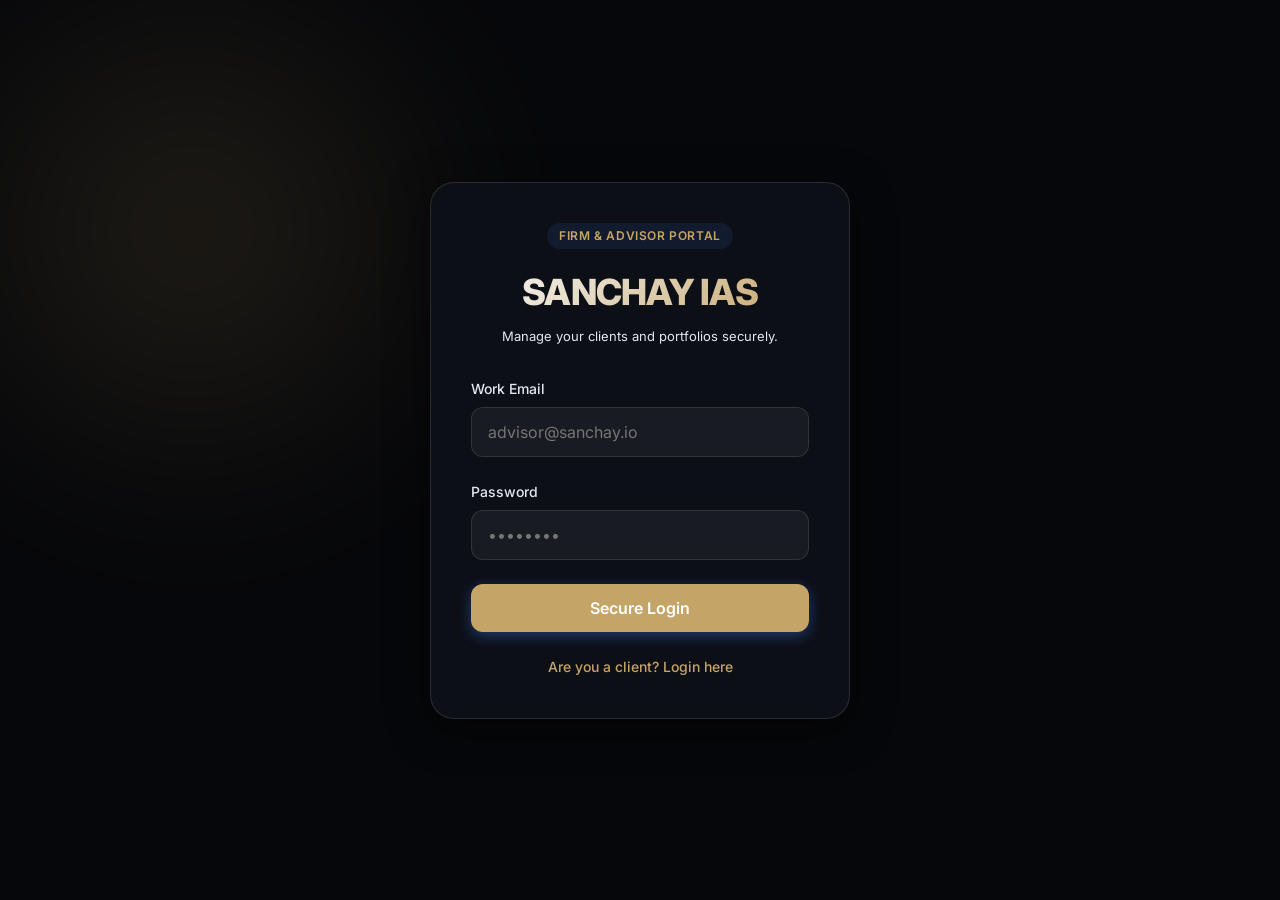
<file: frontend/advisor_login.html>
<!DOCTYPE html>
<html lang="en">
<head>
    <meta charset="UTF-8">
    <meta name="viewport" content="width=device-width, initial-scale=1.0">
    <title>Advisor Login - SANCHAY IAS</title>
    <link href="https://fonts.googleapis.com/css2?family=Inter:wght@400;500;600;800&display=swap" rel="stylesheet">
    <link rel="stylesheet" href="style.css">
</head>
<body>
    <div class="login-wrapper">
        <div class="login-container fade-in-up">
            <div class="glass-card">
                <div class="brand-header">
                    <span class="portal-badge">Firm & Advisor Portal</span>
                    <h1>SANCHAY IAS</h1>
                    <p>Manage your clients and portfolios securely.</p>
                </div>

                <div id="alert-box" class="alert alert-error"></div>

                <form id="login-form">
                    <div class="input-group">
                        <label for="email">Work Email</label>
                        <input type="email" id="email" class="input-control" placeholder="advisor@sanchay.io" required>
                    </div>
                    
                    <div class="input-group">
                        <label for="password">Password</label>
                        <input type="password" id="password" class="input-control" placeholder="••••••••" required>
                    </div>

                    <button type="submit" class="btn btn-primary" id="login-btn">Secure Login</button>
                </form>
                
                <div style="text-align: center; margin-top: 1.5rem;">
                    <a href="client_login.html" style="color: var(--primary); text-decoration: none; font-size: 0.875rem; font-weight: 500;">Are you a client? Login here</a>
                </div>
            </div>
        </div>
    </div>

    <script src="config.js"></script>
    <script>
        document.getElementById('login-form').addEventListener('submit', async (e) => {
            e.preventDefault();
            const btn = document.getElementById('login-btn');
            const alertBox = document.getElementById('alert-box');
            btn.textContent = 'Authenticating...';
            btn.disabled = true;
            
            try {
                const response = await fetch(window.SANCHAY_CONFIG.getAPIUrl('/auth/login'), {
                    method: 'POST',
                    headers: {'Content-Type': 'application/json'},
                    body: JSON.stringify({
                        email: document.getElementById('email').value,
                        password: document.getElementById('password').value
                    })
                });
                
                const data = await response.json();
                
                if (!response.ok) throw new Error(data.detail || 'Login failed');
                
                // Store token and role
                localStorage.setItem('sanchay_token', data.access_token);
                localStorage.setItem('sanchay_role', data.role);
                localStorage.setItem('sanchay_name', data.name);
                if (data.advisor_id) localStorage.setItem('sanchay_advisor_id', data.advisor_id);
                
                // Redirect based on role — index.html is in root, one level up
                if (data.role === 'client') {
                    window.location.href = 'client_portal.html';
                } else {
                    window.location.href = '../index.html';
                }
            } catch (err) {
                alertBox.textContent = err.message;
                alertBox.style.display = 'block';
                btn.textContent = 'Secure Login';
                btn.disabled = false;
            }
        });
    </script>
</body>
</html>
</file>
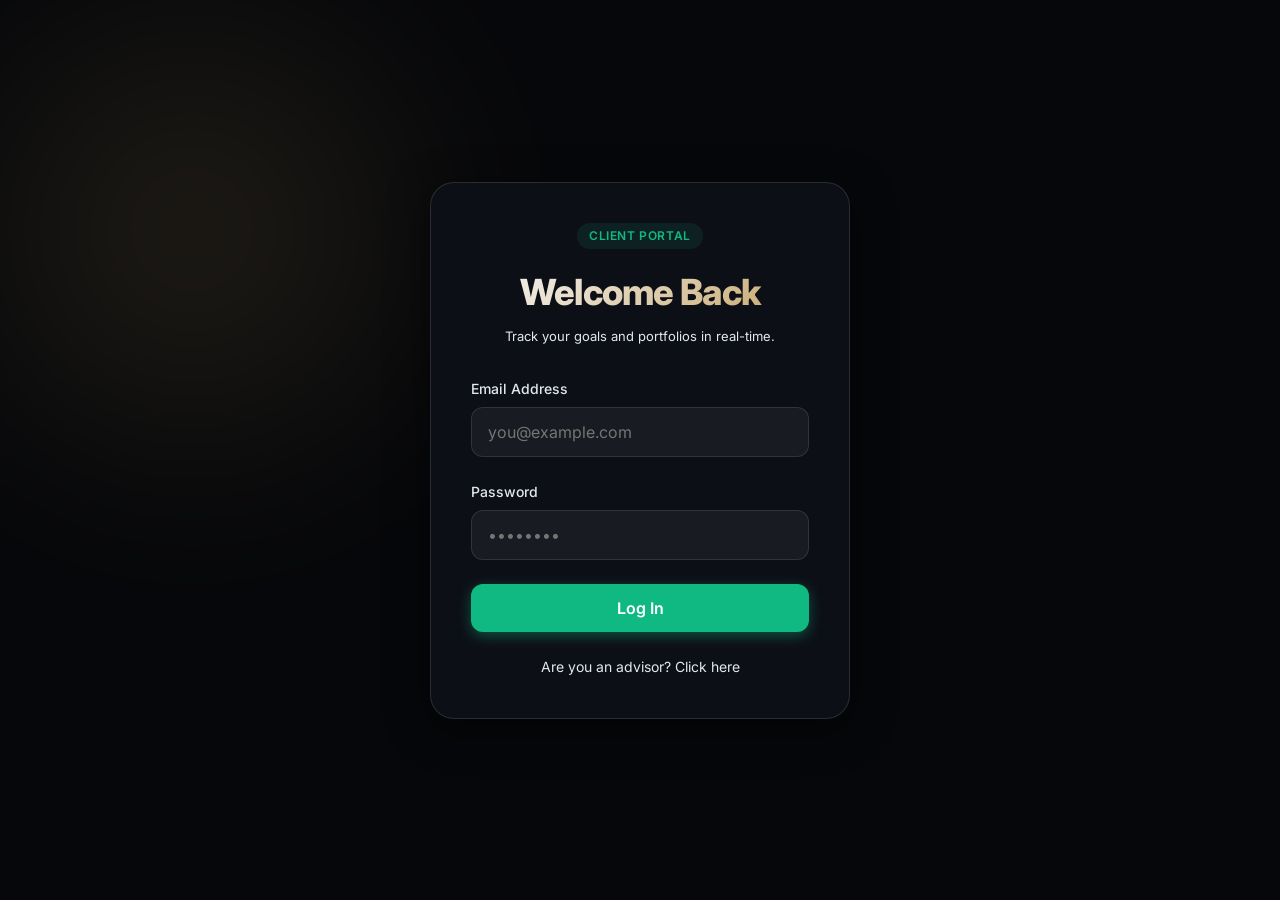
<file: frontend/client_login.html>
<!DOCTYPE html>
<html lang="en">
<head>
    <meta charset="UTF-8">
    <meta name="viewport" content="width=device-width, initial-scale=1.0">
    <title>Client Login - SANCHAY IAS</title>
    <link href="https://fonts.googleapis.com/css2?family=Inter:wght@400;500;600;800&display=swap" rel="stylesheet">
    <link rel="stylesheet" href="style.css">
</head>
<body>
    <div class="login-wrapper">
        <div class="login-container fade-in-up">
            <div class="glass-card">
                <div class="brand-header">
                    <span class="portal-badge" style="background: rgba(16, 185, 129, 0.1); color: var(--success);">Client Portal</span>
                    <h1>Welcome Back</h1>
                    <p>Track your goals and portfolios in real-time.</p>
                </div>

                <div id="alert-box" class="alert alert-error"></div>

                <form id="login-form">
                    <div class="input-group">
                        <label for="email">Email Address</label>
                        <input type="email" id="email" class="input-control" placeholder="you@example.com" required>
                    </div>
                    
                    <div class="input-group">
                        <label for="password">Password</label>
                        <input type="password" id="password" class="input-control" placeholder="••••••••" required>
                    </div>

                    <button type="submit" class="btn btn-primary" id="login-btn" style="background: var(--success); box-shadow: 0 4px 14px 0 rgba(16, 185, 129, 0.39);">Log In</button>
                </form>
                
                <div style="text-align: center; margin-top: 1.5rem;">
                    <a href="advisor_login.html" style="color: var(--text-muted); text-decoration: none; font-size: 0.875rem;">Are you an advisor? Click here</a>
                </div>
            </div>
        </div>
    </div>

    <script src="config.js"></script>
    <script>
        document.getElementById('login-form').addEventListener('submit', async (e) => {
            e.preventDefault();
            const btn = document.getElementById('login-btn');
            const alertBox = document.getElementById('alert-box');
            btn.textContent = 'Logging in...';
            btn.disabled = true;
            
            try {
                const response = await fetch(window.SANCHAY_CONFIG.getAPIUrl('/auth/login'), {
                    method: 'POST',
                    headers: {'Content-Type': 'application/json'},
                    body: JSON.stringify({
                        email: document.getElementById('email').value,
                        password: document.getElementById('password').value
                    })
                });
                
                const data = await response.json();
                
                if (!response.ok) throw new Error(data.detail || 'Login failed');
                if (data.role !== 'client') throw new Error('This portal is for clients only.');
                
                // Store token and role
                localStorage.setItem('sanchay_token', data.access_token);
                localStorage.setItem('sanchay_role', data.role);
                localStorage.setItem('sanchay_name', data.name);
                
                // Redirect
                window.location.href = 'client_portal.html';
            } catch (err) {
                alertBox.textContent = err.message;
                alertBox.style.display = 'block';
                btn.textContent = 'Log In';
                btn.disabled = false;
            }
        });
    </script>
</body>
</html>
</file>
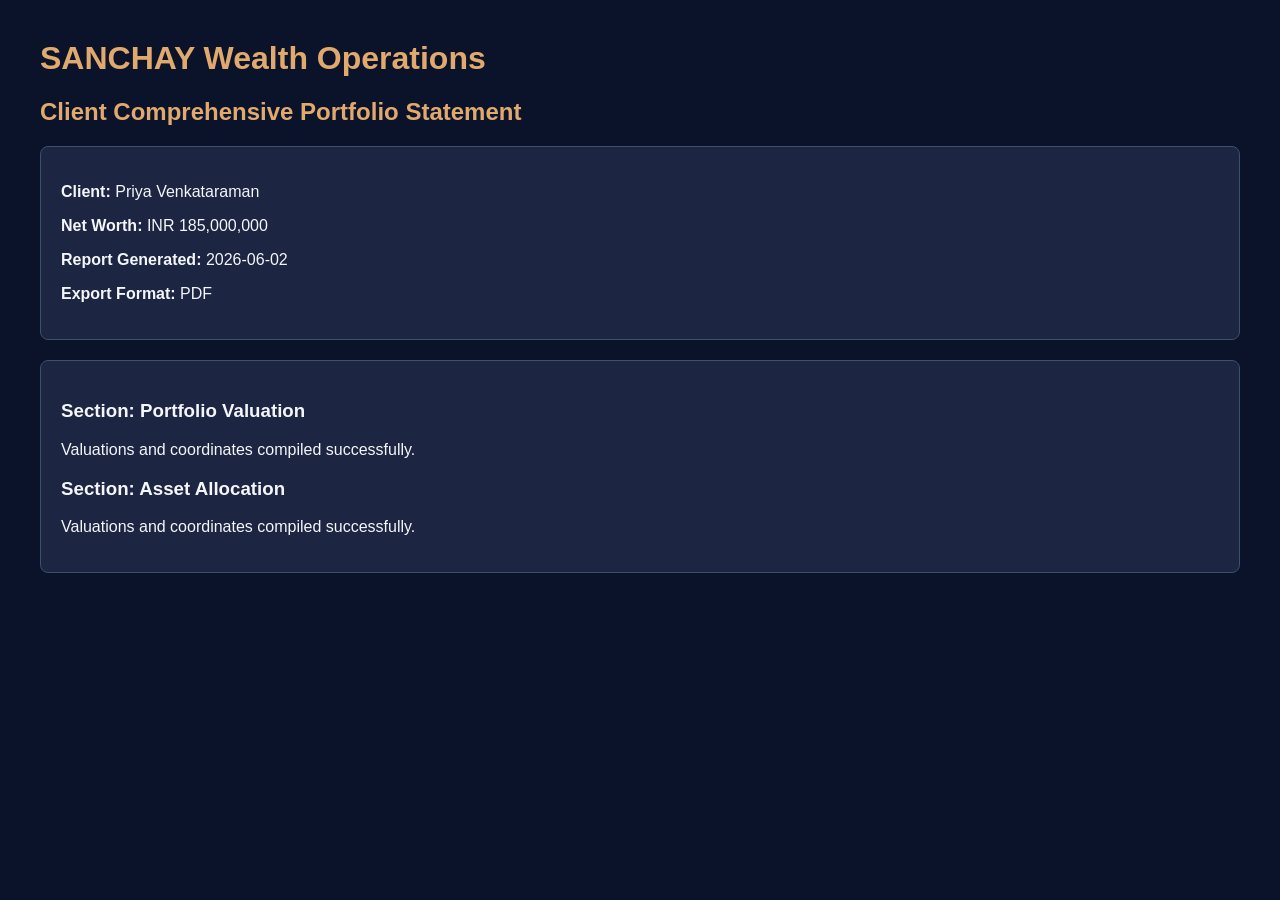
<file: static/reports/Comprehensive_Report_Priya_Venkataraman.html>
<html>
        <head>
            <title>SANCHAY Comprehensive Report - Priya Venkataraman</title>
            <style>
                body { font-family: sans-serif; background: #0b132b; color: #f4f6f9; padding: 32px; }
                h1, h2 { color: #e0a96d; }
                .card { background: #1c2541; padding: 20px; border-radius: 8px; border: 1px solid #3a506b; margin-bottom: 20px; }
            </style>
        </head>
        <body>
            <h1>SANCHAY Wealth Operations</h1>
            <h2>Client Comprehensive Portfolio Statement</h2>
            <div class="card">
                <p><strong>Client:</strong> Priya Venkataraman</p>
                <p><strong>Net Worth:</strong> INR 185,000,000</p>
                <p><strong>Report Generated:</strong> 2026-06-02</p>
                <p><strong>Export Format:</strong> PDF</p>
            </div>
            <div class="card">
                <h3>Section: Portfolio Valuation</h3><p>Valuations and coordinates compiled successfully.</p><h3>Section: Asset Allocation</h3><p>Valuations and coordinates compiled successfully.</p>
            </div>
        </body>
        </html>
</file>
<file: frontend/style.css>
@import url('theme.css');

:root {
  --primary: var(--accent-gold);
  --primary-hover: #b69352;
  --bg-color: var(--bg-app);
  --card-bg: var(--bg-card);
  --text-main: var(--text-core);
  --text-muted: var(--text-secondary);
  --border: var(--border-subtle);
  --glass-shadow: 0 10px 40px rgba(0, 0, 0, 0.5);
  --success: var(--color-green);
  --danger: var(--color-red);
  --font-family: var(--font-sans);
}



* {
  box-sizing: border-box;
  margin: 0;
  padding: 0;
}

body {
  font-family: var(--font-family);
  background: var(--bg-color);
  color: var(--text-main);
  line-height: 1.5;
  min-height: 100vh;
  display: flex;
  flex-direction: column;
  transition: background-color 0.3s ease, color 0.3s ease;
  overflow-x: hidden;
}

body::before {
  content: "";
  position: absolute;
  top: -10%;
  left: -10%;
  width: 50vw;
  height: 50vw;
  background: radial-gradient(circle, var(--primary) 0%, transparent 70%);
  opacity: 0.15;
  filter: blur(80px);
  z-index: -1;
  border-radius: 50%;
  animation: float 15s infinite alternate ease-in-out;
}

@keyframes float {
  0% { transform: translate(0, 0); }
  100% { transform: translate(10%, 10%); }
}

/* Glassmorphism Card Utilities */
.glass-card {
  background: var(--card-bg);
  backdrop-filter: blur(16px);
  -webkit-backdrop-filter: blur(16px);
  border: 1px solid var(--border);
  box-shadow: var(--glass-shadow);
  border-radius: 24px;
  padding: 2.5rem;
  transition: transform 0.3s cubic-bezier(0.175, 0.885, 0.32, 1.275);
}

/* Form Elements */
.input-group {
  margin-bottom: 1.5rem;
  position: relative;
}

.input-group label {
  display: block;
  margin-bottom: 0.5rem;
  font-size: 0.875rem;
  font-weight: 500;
  color: var(--text-muted);
}

.input-control {
  width: 100%;
  padding: 0.875rem 1rem;
  border-radius: 12px;
  border: 1px solid rgba(150, 150, 150, 0.2);
  background: rgba(255, 255, 255, 0.05);
  color: var(--text-main);
  font-family: var(--font-family);
  font-size: 1rem;
  transition: all 0.2s ease;
}

.input-control:focus {
  outline: none;
  border-color: var(--primary);
  box-shadow: 0 0 0 3px rgba(59, 130, 246, 0.2);
  background: rgba(255, 255, 255, 0.1);
}

.btn {
  display: inline-flex;
  align-items: center;
  justify-content: center;
  padding: 0.875rem 1.5rem;
  border-radius: 12px;
  font-weight: 600;
  font-size: 1rem;
  cursor: pointer;
  transition: all 0.2s ease;
  border: none;
  width: 100%;
}

.btn-primary {
  background: var(--primary);
  color: #fff;
  box-shadow: 0 4px 14px 0 rgba(59, 130, 246, 0.39);
}

.btn-primary:hover {
  background: var(--primary-hover);
  transform: translateY(-2px);
  box-shadow: 0 6px 20px rgba(59, 130, 246, 0.23);
}

.btn-primary:active {
  transform: translateY(0);
}

/* Animations */
.fade-in-up {
  animation: fadeInUp 0.6s cubic-bezier(0.16, 1, 0.3, 1) forwards;
  opacity: 0;
  transform: translateY(20px);
}

@keyframes fadeInUp {
  to {
    opacity: 1;
    transform: translateY(0);
  }
}

.login-wrapper {
  display: flex;
  align-items: center;
  justify-content: center;
  min-height: 100vh;
  padding: 2rem;
}

.login-container {
  max-width: 420px;
  width: 100%;
}

.brand-header {
  text-align: center;
  margin-bottom: 2rem;
}

.brand-header h1 {
  font-size: 2.25rem;
  font-weight: 800;
  letter-spacing: -0.02em;
  background: linear-gradient(135deg, var(--text-main) 0%, var(--primary) 100%);
  -webkit-background-clip: text;
  -webkit-text-fill-color: transparent;
  margin-bottom: 0.5rem;
}

.brand-header p {
  color: var(--text-muted);
}

.portal-badge {
  display: inline-block;
  padding: 0.25rem 0.75rem;
  background: rgba(59, 130, 246, 0.1);
  color: var(--primary);
  border-radius: 999px;
  font-size: 0.75rem;
  font-weight: 600;
  text-transform: uppercase;
  letter-spacing: 0.05em;
  margin-bottom: 1rem;
}

/* Error/Success Messages */
.alert {
  padding: 1rem;
  border-radius: 12px;
  margin-bottom: 1.5rem;
  font-size: 0.875rem;
  font-weight: 500;
  display: none;
}

.alert-error {
  background: rgba(225, 29, 72, 0.1);
  color: var(--danger);
  border: 1px solid rgba(225, 29, 72, 0.2);
}
</file>
